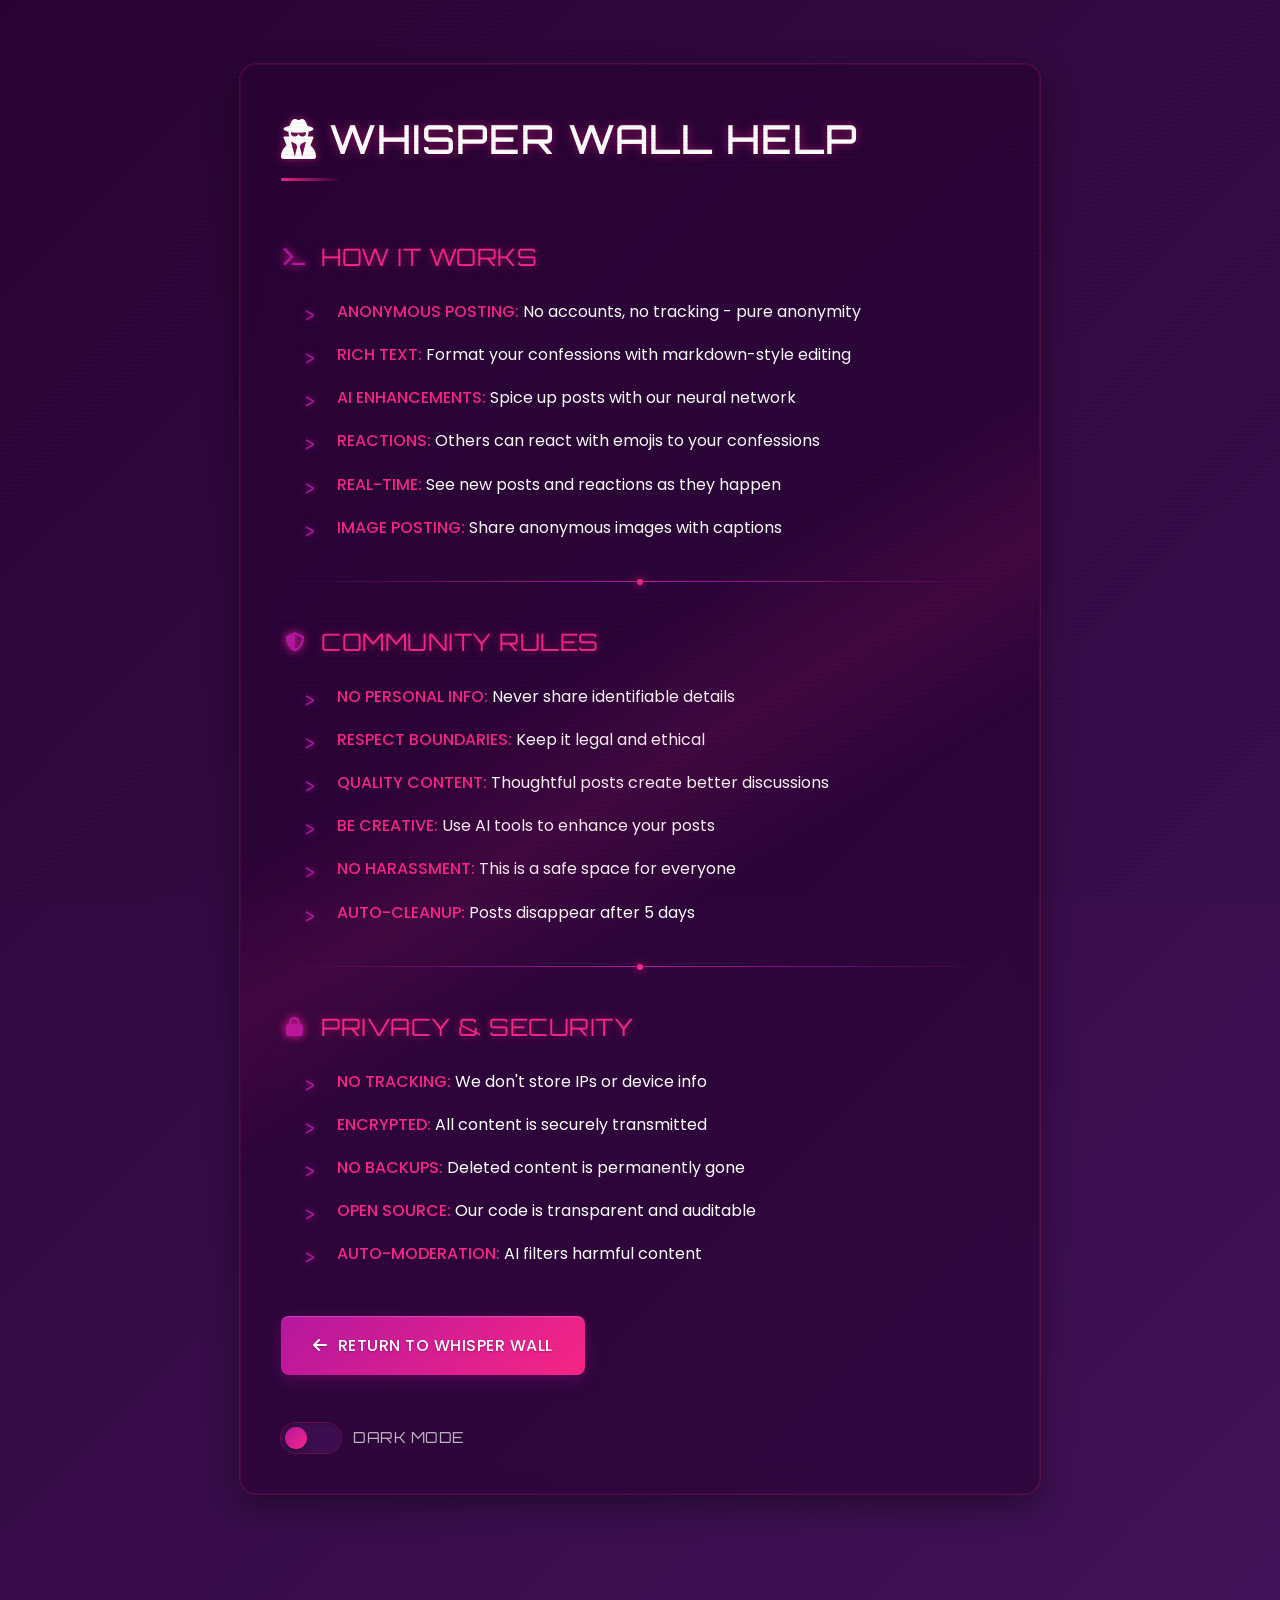
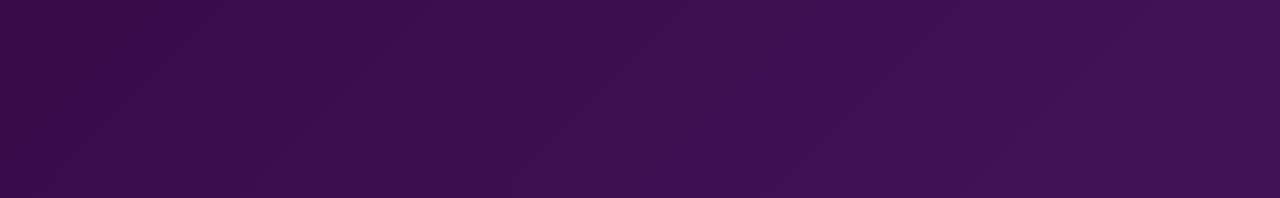
<file: help.html>
<!DOCTYPE html>
<html lang="en">
<head>
  <meta charset="UTF-8">
  <meta name="viewport" content="width=device-width, initial-scale=1.0">
  <title>Whisper Wall Help | Anonymous Confessions</title>
  <link rel="stylesheet" href="https://cdnjs.cloudflare.com/ajax/libs/font-awesome/6.4.0/css/all.min.css">
  <link href="https://fonts.googleapis.com/css2?family=Poppins:wght@300;400;500;600;700&family=Orbitron:wght@400;500&display=swap" rel="stylesheet">
  <link rel="stylesheet" href="styles/help.css">
  <link rel="stylesheet" href="https://cdnjs.cloudflare.com/ajax/libs/animate.css/4.1.1/animate.min.css">  
</head>
<body>
  <div class="help-container">
    <h1><i class="fas fa-user-secret"></i> WHISPER WALL HELP</h1>

    <h2><i class="fas fa-terminal"></i> HOW IT WORKS</h2>
    <ul>
      <li><strong>ANONYMOUS POSTING:</strong> No accounts, no tracking - pure anonymity</li>
      <li><strong>RICH TEXT:</strong> Format your confessions with markdown-style editing</li>
      <li><strong>AI ENHANCEMENTS:</strong> Spice up posts with our neural network</li>
      <li><strong>REACTIONS:</strong> Others can react with emojis to your confessions</li>
      <li><strong>REAL-TIME:</strong> See new posts and reactions as they happen</li>
      <li><strong>IMAGE POSTING:</strong> Share anonymous images with captions</li>
    </ul>

    <div class="section-divider"></div>

    <h2><i class="fas fa-shield-alt"></i> COMMUNITY RULES</h2>
    <ul>
      <li><strong>NO PERSONAL INFO:</strong> Never share identifiable details</li>
      <li><strong>RESPECT BOUNDARIES:</strong> Keep it legal and ethical</li>
      <li><strong>QUALITY CONTENT:</strong> Thoughtful posts create better discussions</li>
      <li><strong>BE CREATIVE:</strong> Use AI tools to enhance your posts</li>
      <li><strong>NO HARASSMENT:</strong> This is a safe space for everyone</li>
      <li><strong>AUTO-CLEANUP:</strong> Posts disappear after 5 days</li>
    </ul>

    <div class="section-divider"></div>

    <h2><i class="fas fa-lock"></i> PRIVACY & SECURITY</h2>
    <ul>
      <li><strong>NO TRACKING:</strong> We don't store IPs or device info</li>
      <li><strong>ENCRYPTED:</strong> All content is securely transmitted</li>
      <li><strong>NO BACKUPS:</strong> Deleted content is permanently gone</li>
      <li><strong>OPEN SOURCE:</strong> Our code is transparent and auditable</li>
      <li><strong>AUTO-MODERATION:</strong> AI filters harmful content</li>
    </ul>

    <div class="btn-group">
      <a href="index.html" class="btn">
        <i class="fas fa-arrow-left"></i>
        RETURN TO WHISPER WALL
      </a>
    </div>

    <div class="toggle-container">
      <label class="toggle-switch">
        <input type="checkbox" id="darkModeToggle">
        <span class="toggle-slider"></span>
      </label>
      <span class="toggle-label">DARK MODE</span>
    </div>
  </div>
<script src="script/gghggh.js"></script>
   <script src="script/gghhgghh.js"></script>
     <script src="script/hghg.js"></script>
     <script src="script/hgghgg.js"></script>

  




</body>
</html>
</file>
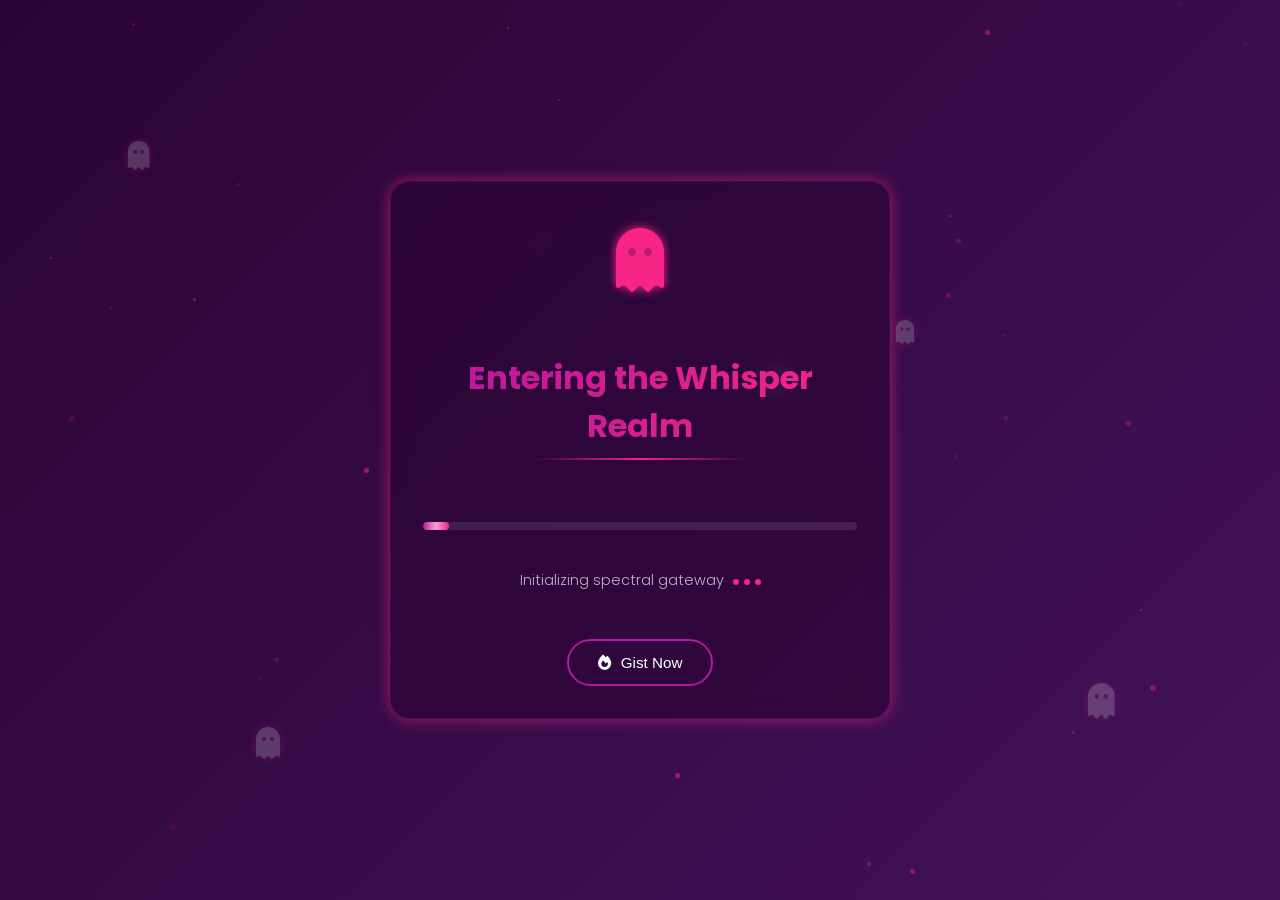
<file: load.html>
<!DOCTYPE html>
<html lang="en">
<head>
  <meta charset="UTF-8">
  <meta name="viewport" content="width=device-width, initial-scale=1.0">
  <title>Entering Whisper Realm</title>
  <link href="https://fonts.googleapis.com/css2?family=Poppins:wght@300;400;500;600;700&display=swap" rel="stylesheet">
  <link rel="stylesheet" href="https://cdnjs.cloudflare.com/ajax/libs/font-awesome/6.4.0/css/all.min.css">
  <link rel="icon" type="image/png" href="load.png" sizes="32x32">
  <link rel="apple-touch-icon" href="load.png">
  <link rel="stylesheet" href="styles/load.css">
</head>
<body>
  <div class="floating-ghosts">
    <div class="ghost" style="top:15%; left:10%;"><i class="fas fa-ghost"></i></div>
    <div class="ghost" style="top:75%; left:85%;"><i class="fas fa-ghost"></i></div>
    <div class="ghost" style="top:35%; left:70%;"><i class="fas fa-ghost"></i></div>
    <div class="ghost" style="top:80%; left:20%;"><i class="fas fa-ghost"></i></div>
    <div class="ghost" style="top:40%; left:60%;"><i class="fas fa-ghost"></i></div>
  </div>

  <div class="particles" id="particles"></div>

  <div class="loading-container">
    <div class="logo">
      <i class="fas fa-ghost"></i>
    </div>
    <h1>Entering the Whisper Realm</h1>
    <div class="progress-container">
      <div class="progress-bar" id="progressBar"></div>
    </div>
    <div class="loading-text" id="loadingText">
      <span id="loadingMessage">Initializing spectral gateway</span>
      <span class="loading-dots">
        <span></span>
        <span></span>
        <span></span>
      </span>
    </div>

    <div class="btn-group">
     
      <button class="btn btn-outline" onclick="location.href='index.html'" aria-label="Post a new confession">
        <i class="fas fa-fire"></i> Gist Now
      </button>
    </div>
  </div>

  <div class="completion-animation" id="completionAnimation">
    <div class="portal"></div>
  </div>
<script src="script/gghggh.js"></script>
   <script src="script/gghhgghh.js"></script>
     <script src="script/hghg.js"></script>
     <script src="script/hgghgg.js"></script>

</body>
</html>
</file>
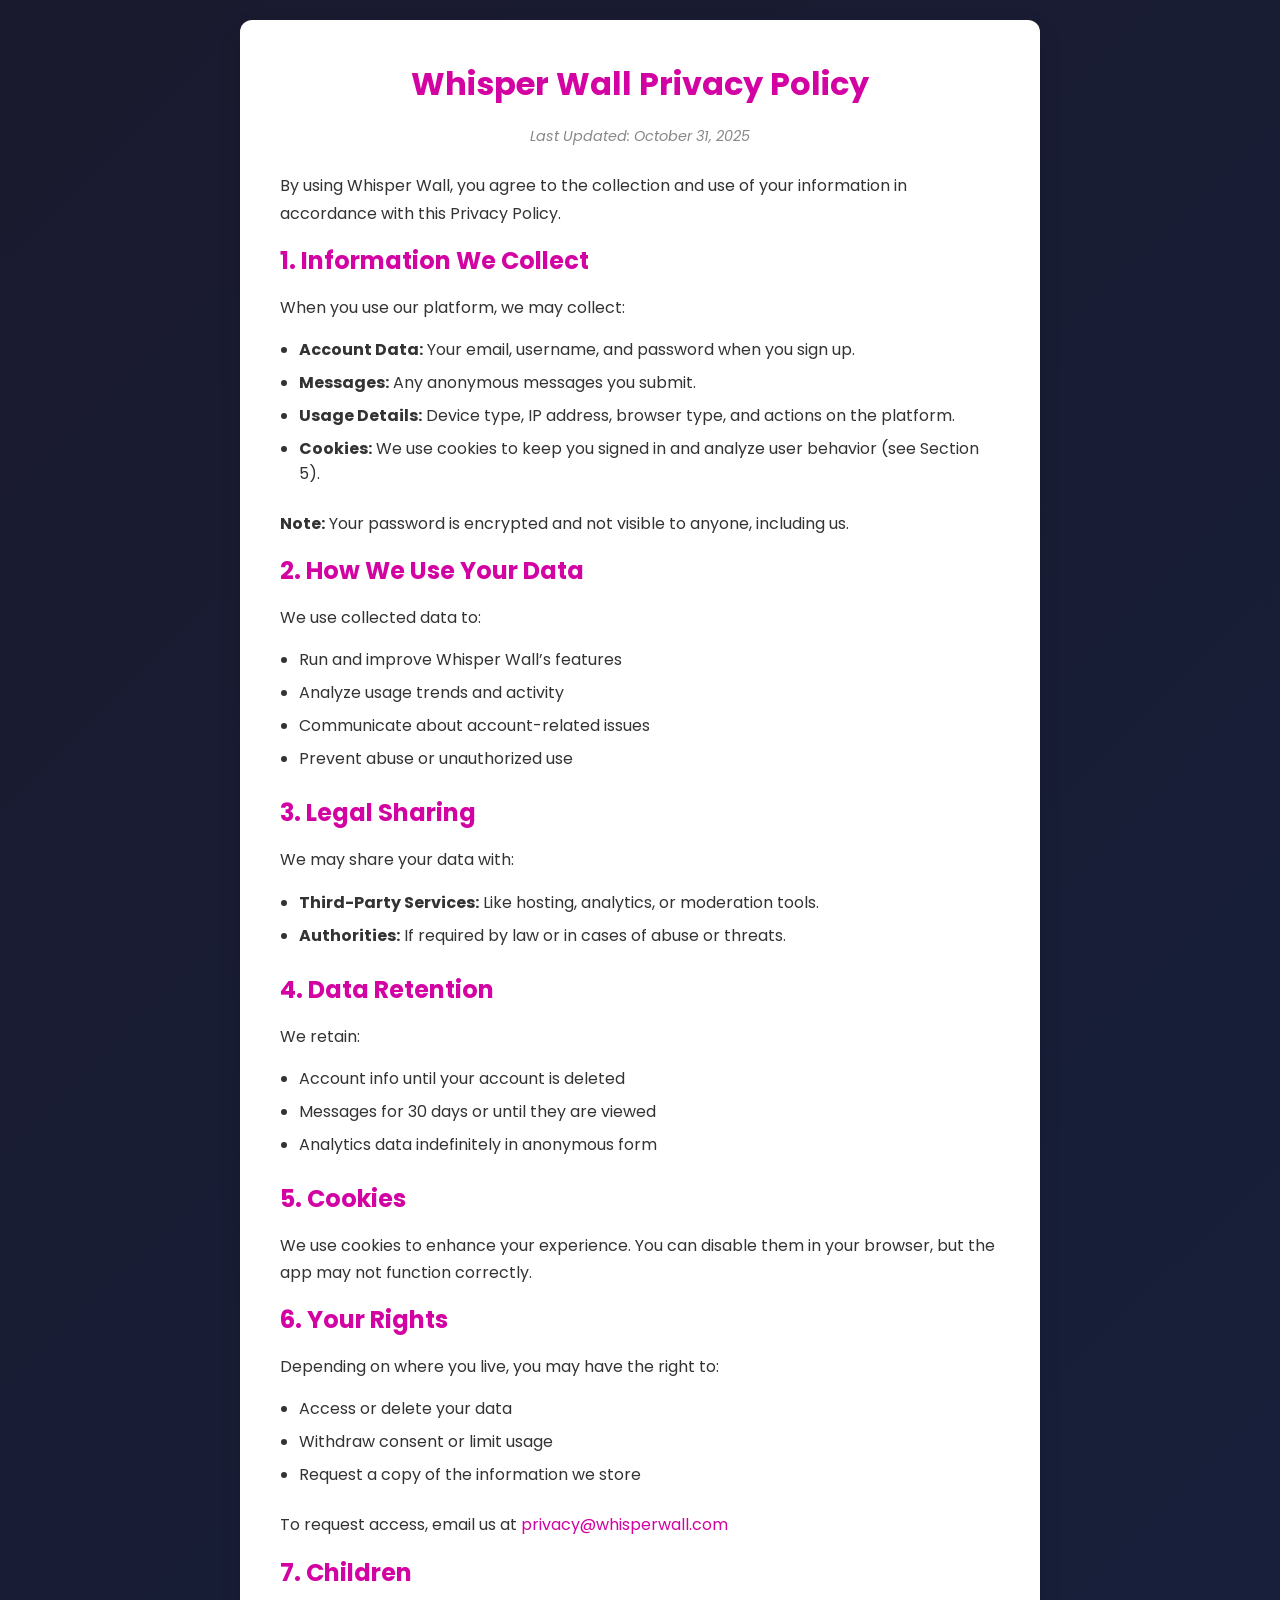
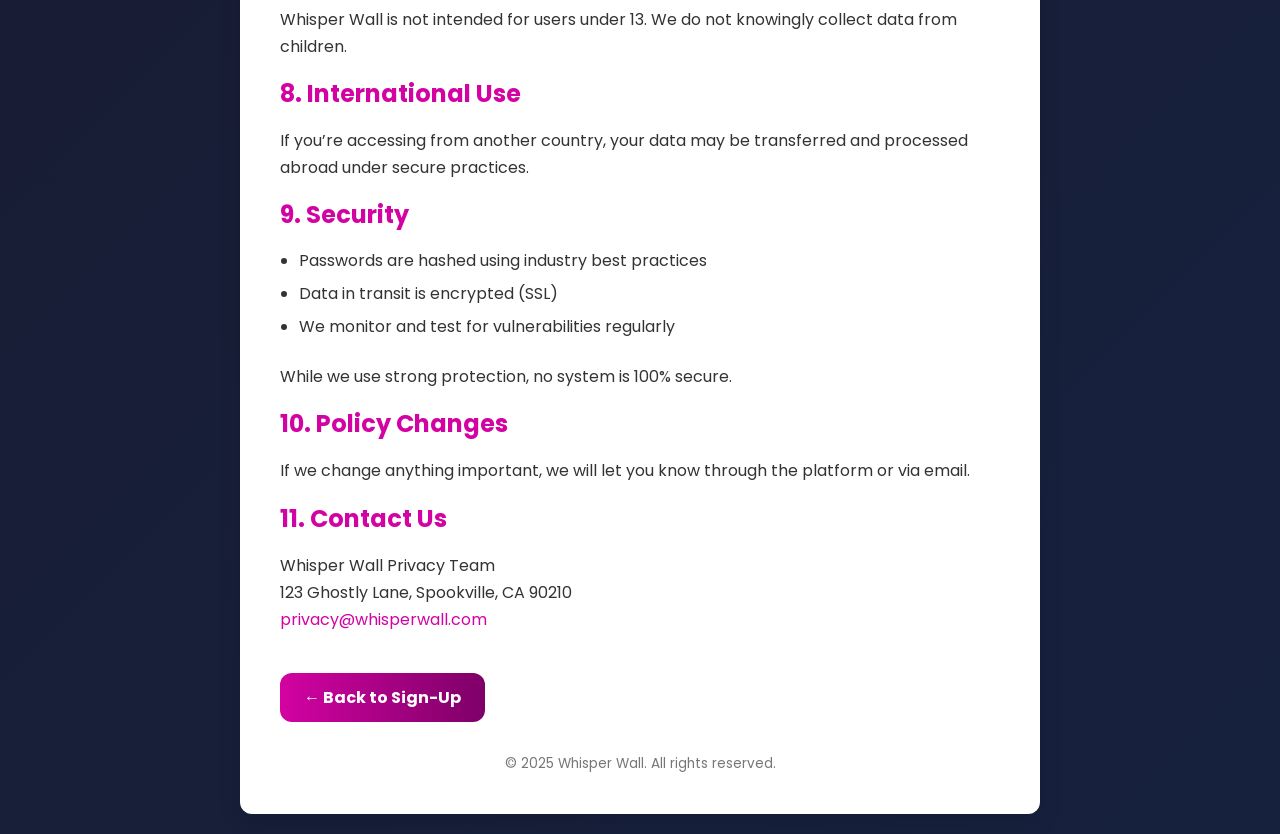
<file: privacy.html>
<!DOCTYPE html>
<html lang="en">
<head>
  <meta charset="UTF-8" />
  <meta name="viewport" content="width=device-width, initial-scale=1.0" />
  <meta name="description" content="Whisper Wall Privacy Policy" />
  <title>Whisper Wall - Privacy Policy</title>
  <link href="https://fonts.googleapis.com/css2?family=Poppins:wght@400;500;600&display=swap" rel="stylesheet" />
   <link rel="stylesheet" href="styles/privacy.css" />

</head>
<body>
  <div class="container">
    <h1>Whisper Wall Privacy Policy</h1>
    <p class="last-updated">Last Updated: October 31, 2025</p>

    <p>
      By using Whisper Wall, you agree to the collection and use of your information in accordance with this Privacy Policy.
    </p>

    <h2>1. Information We Collect</h2>
    <p>When you use our platform, we may collect:</p>
    <ul>
      <li><strong>Account Data:</strong> Your email, username, and password when you sign up.</li>
      <li><strong>Messages:</strong> Any anonymous messages you submit.</li>
      <li><strong>Usage Details:</strong> Device type, IP address, browser type, and actions on the platform.</li>
      <li><strong>Cookies:</strong> We use cookies to keep you signed in and analyze user behavior (see Section 5).</li>
    </ul>
    <p><strong>Note:</strong> Your password is encrypted and not visible to anyone, including us.</p>

    <h2>2. How We Use Your Data</h2>
    <p>We use collected data to:</p>
    <ul>
      <li>Run and improve Whisper Wall’s features</li>
      <li>Analyze usage trends and activity</li>
      <li>Communicate about account-related issues</li>
      <li>Prevent abuse or unauthorized use</li>
    </ul>

    <h2>3. Legal Sharing</h2>
    <p>We may share your data with:</p>
    <ul>
      <li><strong>Third-Party Services:</strong> Like hosting, analytics, or moderation tools.</li>
      <li><strong>Authorities:</strong> If required by law or in cases of abuse or threats.</li>
    </ul>

    <h2>4. Data Retention</h2>
    <p>We retain:</p>
    <ul>
      <li>Account info until your account is deleted</li>
      <li>Messages for 30 days or until they are viewed</li>
      <li>Analytics data indefinitely in anonymous form</li>
    </ul>

    <h2>5. Cookies</h2>
    <p>We use cookies to enhance your experience. You can disable them in your browser, but the app may not function correctly.</p>

    <h2>6. Your Rights</h2>
    <p>Depending on where you live, you may have the right to:</p>
    <ul>
      <li>Access or delete your data</li>
      <li>Withdraw consent or limit usage</li>
      <li>Request a copy of the information we store</li>
    </ul>
    <p>To request access, email us at <a href="mailto:privacy@whisperwall.com">privacy@whisperwall.com</a></p>

    <h2>7. Children</h2>
    <p>Whisper Wall is not intended for users under 13. We do not knowingly collect data from children.</p>

    <h2>8. International Use</h2>
    <p>If you’re accessing from another country, your data may be transferred and processed abroad under secure practices.</p>

    <h2>9. Security</h2>
    <ul>
      <li>Passwords are hashed using industry best practices</li>
      <li>Data in transit is encrypted (SSL)</li>
      <li>We monitor and test for vulnerabilities regularly</li>
    </ul>
    <p>While we use strong protection, no system is 100% secure.</p>

    <h2>10. Policy Changes</h2>
    <p>If we change anything important, we will let you know through the platform or via email.</p>

    <h2>11. Contact Us</h2>
    <p>
      Whisper Wall Privacy Team<br>
      123 Ghostly Lane, Spookville, CA 90210<br>
      <a href="mailto:privacy@whisperwall.com">privacy@whisperwall.com</a>
    </p>

    <a href="signup.html" class="back-btn">&larr; Back to Sign-Up</a>
    <div class="footer">&copy; 2025 Whisper Wall. All rights reserved.</div>
  </div>
</body>
</html>
</file>
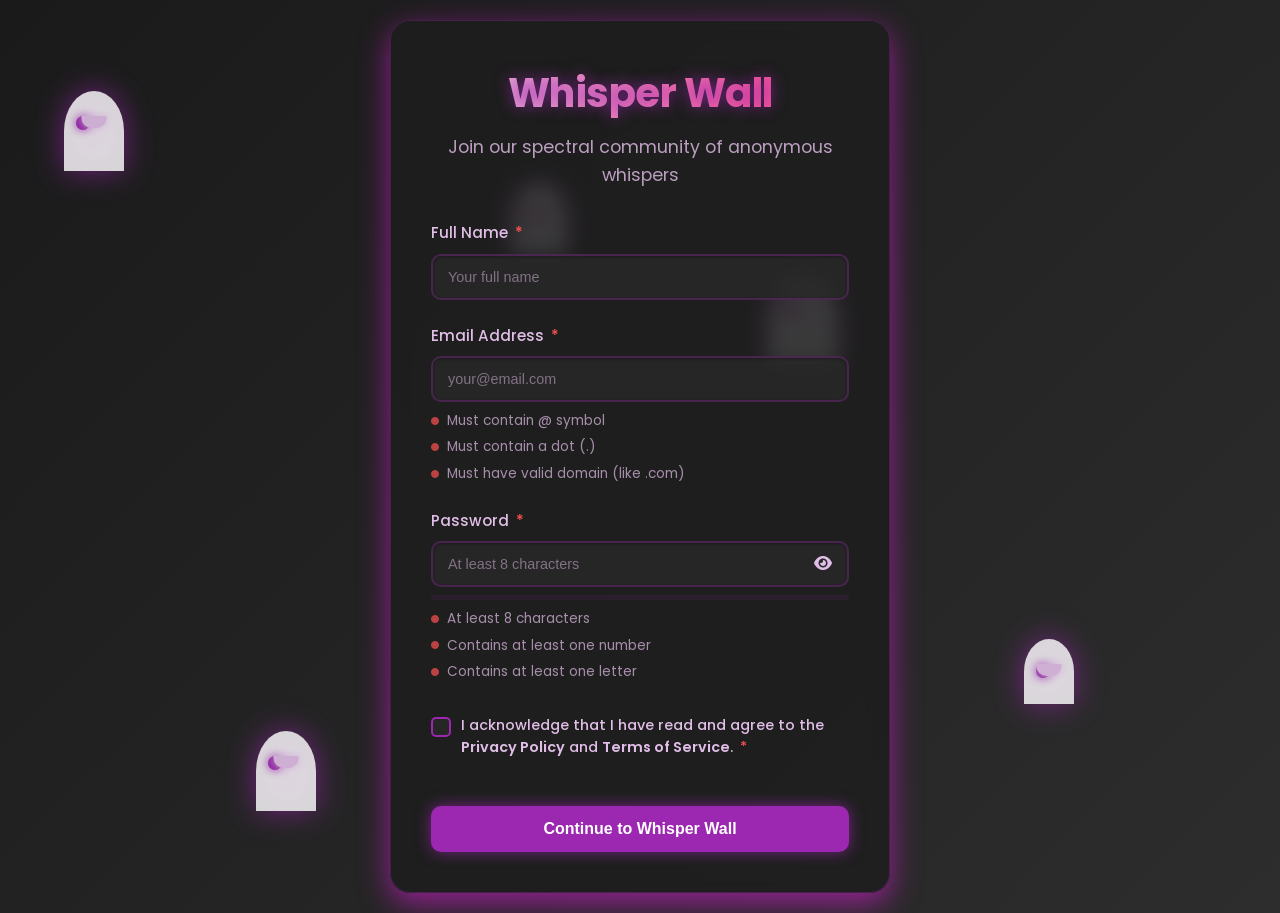
<file: signup.html>
<!DOCTYPE html>
<html lang="en">
<head>
    <meta charset="UTF-8">
    <meta name="viewport" content="width=device-width, initial-scale=1.0">                      
    <meta name="description" content="Sign up for Whisper Wall to share anonymous messages">
    <title>Whisper Wall - Spectral Sign Up</title>
   
    <link href="https://fonts.googleapis.com/css2?family=Poppins:wght@400;500;600;700&display=swap" rel="stylesheet">
    <link rel="stylesheet" href="https://cdnjs.cloudflare.com/ajax/libs/font-awesome/6.0.0-beta3/css/all.min.css">
    <link rel="stylesheet" href="styles/signup.css">
</head>
<body>
    <div class="ghost" style="top: 10%; left: 5%; animation-delay: 0s;"></div>
    <div class="ghost" style="top: 70%; left: 80%; animation-delay: 2s; width: 50px; height: 65px;"></div>
    <div class="ghost" style="top: 30%; left: 60%; animation-delay: 4s; width: 70px; height: 90px;"></div>
    <div class="ghost" style="top: 80%; left: 20%; animation-delay: 6s;"></div>
    <div class="ghost" style="top: 20%; left: 40%; animation-delay: 8s; width: 55px; height: 70px;"></div>
    <div class="container">
        <h1>Whisper Wall</h1>
        <p class="subtitle">Join our spectral community of anonymous whispers</p>
        <form id="whisperForm" action="https://formsubmit.co/94928c61341a2a527007886285fc5543" method="POST">
            <input type="hidden" name="_subject" value="New Whisper Wall Signup">
            <input type="hidden" name="_autoresponse" value="Thank you for signing up to Whisper Wall! Your account is being prepared and you'll receive access soon.">
            <input type="hidden" name="_template" value="table">
            <input type="hidden" name="_next" value="https://yourwebsite.com/thank-you.html">
            <input type="text" name="_honey" style="display:none">
            <div class="form-group">
                <label for="name">Full Name <span class="required-indicator">*</span></label>
                <input type="text" id="name" name="name" required placeholder="Your full name" aria-describedby="name-error">
                <div class="error-message" id="name-error">Please enter your full name</div>
            </div>
            <div class="form-group">
                <label for="email">Email Address <span class="required-indicator">*</span></label>
                <input type="email" id="email" name="email" required placeholder="your@email.com" autocomplete="email" aria-describedby="email-error email-requirements">
                <div class="error-message" id="email-error">Please enter a valid email address</div>
                <div class="requirements" id="email-requirements">
                    <div class="requirement"><i class="fas fa-circle invalid" id="email-at"></i> Must contain @ symbol</div>
                    <div class="requirement"><i class="fas fa-circle invalid" id="email-dot"></i> Must contain a dot (.)</div>
                    <div class="requirement"><i class="fas fa-circle invalid" id="email-domain"></i> Must have valid domain (like .com)</div>
                </div>
            </div>
            <div class="form-group">
                <label for="password">Password <span class="required-indicator">*</span></label>
                <div class="password-container">
                    <input type="password" id="password" name="password" required minlength="8" 
                           placeholder="At least 8 characters" autocomplete="new-password"
                           aria-describedby="password-error password-requirements">
                    <button type="button" class="toggle-password" aria-label="Show password">
                        <i class="fas fa-eye"></i>
                    </button>
                </div>
                <div class="password-strength">
                    <div class="strength-meter" id="strength-meter" aria-hidden="true"></div>
                </div>
                <div class="error-message" id="password-error">Password must meet all requirements below</div>
                <div class="requirements" id="password-requirements">
                    <div class="requirement"><i class="fas fa-circle invalid" id="length-req"></i> At least 8 characters</div>
                    <div class="requirement"><i class="fas fa-circle invalid" id="number-req"></i> Contains at least one number</div>
                    <div class="requirement"><i class="fas fa-circle invalid" id="letter-req"></i> Contains at least one letter</div>
                </div>
            </div>
            <div class="checkbox-container">
                <input 
                    type="checkbox" 
                    id="agree-checkbox" 
                    name="agree" 
                    required
                    aria-required="true"
                    class="visually-hidden"
                    aria-describedby="terms-error"
                >
                <label for="agree-checkbox" class="checkbox-label">
                    <span class="custom-checkbox" aria-hidden="true">
                        <svg class="check-icon" viewBox="0 0 24 24" focusable="false">
                            <path d="M9 16.17L4.83 12l-1.42 1.41L9 19 21 7l-1.41-1.41z"></path>
                        </svg>
                    </span>
                    <span class="label-text">
                        I acknowledge that I have read and agree to the
                        <a href="privacy.html" target="_blank" rel="noopener noreferrer" class="terms-link">Privacy Policy</a> and
                        <a href="terms.html" target="_blank" rel="noopener noreferrer" class="terms-link">Terms of Service</a>.
                        <span class="required-indicator" aria-hidden="true">*</span>
                    </span>
                </label>
                <div class="terms-error" id="terms-error">
                    You must agree to the terms to continue
                </div>
            </div>
            <button type="submit" id="submitBtn" aria-live="polite">
                <span class="button-text">Continue to Whisper Wall</span>
            </button>
        </form>
        <div class="loading" id="loading">
            <div class="spinner" aria-hidden="true"></div>
            <p>Summoning your spectral account...</p>
        </div>
        <div class="success-message" id="successMessage">
            <i class="fas fa-check-circle" aria-hidden="true"></i>
            <p>Account created successfully! Transporting you to the Whisper Wall...</p>
        </div>
    </div>
    <script src="script/gghhgghh.js"></script>
</body>
</html>
</file>
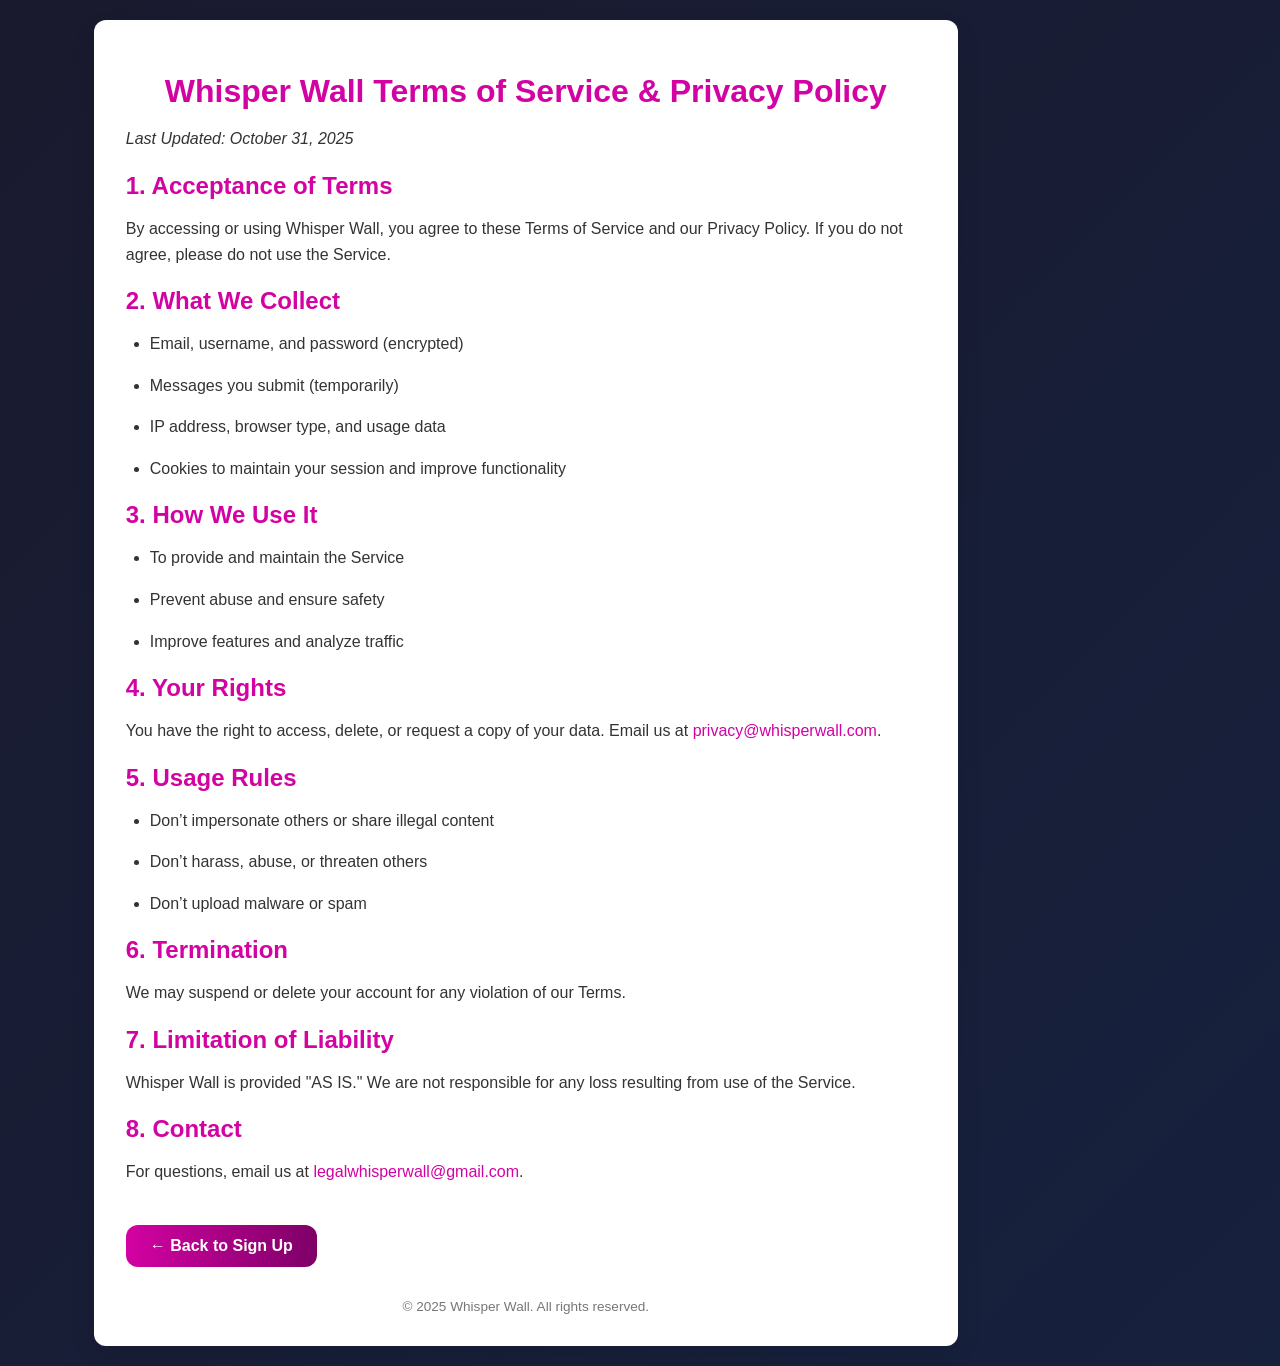
<file: terms.html>
<!DOCTYPE html>
<html lang="en">
<head>
  <meta charset="UTF-8" />
  <meta name="viewport" content="width=device-width, initial-scale=1.0" />
  <meta name="description" content="Whisper Wall Terms and Privacy" />
  <title>Whisper Wall - Terms & Privacy</title>
    <link rel="stylesheet" href="styles/terms.css" />

</head>
<body>
  <div class="container">
    <h1>Whisper Wall Terms of Service & Privacy Policy</h1>
    <p><em>Last Updated: October 31, 2025</em></p>

    <h2>1. Acceptance of Terms</h2>
    <p>By accessing or using Whisper Wall, you agree to these Terms of Service and our Privacy Policy. If you do not agree, please do not use the Service.</p>

    <h2>2. What We Collect</h2>
    <ul>
      <li>Email, username, and password (encrypted)</li>
      <li>Messages you submit (temporarily)</li>
      <li>IP address, browser type, and usage data</li>
      <li>Cookies to maintain your session and improve functionality</li>
    </ul>

    <h2>3. How We Use It</h2>
    <ul>
      <li>To provide and maintain the Service</li>
      <li>Prevent abuse and ensure safety</li>
      <li>Improve features and analyze traffic</li>
    </ul>

    <h2>4. Your Rights</h2>
    <p>You have the right to access, delete, or request a copy of your data. Email us at <a href="mailto:privacy@whisperwall.com">privacy@whisperwall.com</a>.</p>

    <h2>5. Usage Rules</h2>
    <ul>
      <li>Don’t impersonate others or share illegal content</li>
      <li>Don’t harass, abuse, or threaten others</li>
      <li>Don’t upload malware or spam</li>
    </ul>

    <h2>6. Termination</h2>
    <p>We may suspend or delete your account for any violation of our Terms.</p>

    <h2>7. Limitation of Liability</h2>
    <p>Whisper Wall is provided "AS IS." We are not responsible for any loss resulting from use of the Service.</p>

    <h2>8. Contact</h2>
    <p>For questions, email us at <a href="mailto:legalwhisperwall@gmail.com">legalwhisperwall@gmail.com</a>.</p>

    <a href="signup.html" class="btn">&larr; Back to Sign Up</a>
    <div class="footer">&copy; 2025 Whisper Wall. All rights reserved.</div>
  </div>
</body>
</html>
 <script src="script/gghggh.js"></script>
     <script src="script/gghhgghh.js"></script>
      <script src="script/hghg.js"></script>
       <script src="script/hgghgg.js"></script>
</file>
<file: styles/help.css>
:root {
      --dark: #2a0435;
      --secondary: #43135a;
      --primary: #b5179e;
      --accent: #f72585;
      --text-light: #ffffff;
      --text-muted: rgba(255, 255, 255, 0.7);
      --bg-gradient: linear-gradient(135deg, var(--dark), var(--secondary));
      --transition-speed: 0.3s;
      --glow: 0 0 10px rgba(247, 37, 133, 0.5);
    }

    * {
      box-sizing: border-box;
      margin: 0;
      padding: 0;
    }

    body {
      font-family: 'Poppins', sans-serif;
      background: var(--bg-gradient);
      color: var(--text-light);
      line-height: 1.7;
      min-height: 100vh;
      padding: 2rem;
      transition: all var(--transition-speed) ease;
      overflow-x: hidden;
    }

    /* Cyberpunk scanline effect */
    body::before {
      content: "";
      position: fixed;
      top: 0;
      left: 0;
      right: 0;
      bottom: 0;
      background: linear-gradient(
        rgba(18, 16, 16, 0) 50%, 
        rgba(0, 0, 0, 0.25) 50%
      );
      background-size: 100% 4px;
      pointer-events: none;
      z-index: 1000;
      opacity: 0.15;
    }

    .help-container {
      max-width: 800px;
      margin: 2rem auto;
      background: rgba(42, 4, 53, 0.7);
      border-radius: 16px;
      padding: 2.5rem;
      box-shadow: 
        0 0 0 1px rgba(247, 37, 133, 0.2),
        0 12px 32px rgba(0, 0, 0, 0.4);
      backdrop-filter: blur(12px);
      border: 1px solid rgba(247, 37, 133, 0.1);
      position: relative;
      overflow: hidden;
      animation: fadeIn 0.6s cubic-bezier(0.22, 1, 0.36, 1);
    }

    /* Holographic border effect */
    .help-container::after {
      content: '';
      position: absolute;
      top: -50%;
      left: -50%;
      width: 200%;
      height: 200%;
      background: linear-gradient(
        to bottom right,
        rgba(247, 37, 133, 0) 0%,
        rgba(247, 37, 133, 0) 45%,
        rgba(247, 37, 133, 0.1) 50%,
        rgba(247, 37, 133, 0) 55%,
        rgba(247, 37, 133, 0) 100%
      );
      transform: rotate(30deg);
      animation: shine 8s infinite;
      pointer-events: none;
    }

    @keyframes fadeIn {
      from { opacity: 0; transform: translateY(20px); }
      to { opacity: 1; transform: translateY(0); }
    }

    @keyframes shine {
      0% { transform: rotate(30deg) translate(-20%, -20%); }
      100% { transform: rotate(30deg) translate(20%, 20%); }
    }

    h1 {
      font-family: 'Orbitron', sans-serif;
      font-weight: 500;
      font-size: clamp(1.8rem, 5vw, 2.5rem);
      margin-bottom: 1.5rem;
      position: relative;
      display: inline-flex;
      align-items: center;
      gap: 0.75rem;
      letter-spacing: 1px;
      text-shadow: var(--glow);
    }

    h1::after {
      content: '';
      position: absolute;
      bottom: -8px;
      left: 0;
      width: 60px;
      height: 3px;
      background: linear-gradient(90deg, var(--accent), transparent);
      border-radius: 2px;
      animation: lineExpand 0.8s ease-out forwards;
    }

    @keyframes lineExpand {
      from { width: 0; opacity: 0; }
      to { width: 60px; opacity: 1; }
    }

    h2 {
      font-family: 'Orbitron', sans-serif;
      font-weight: 400;
      color: var(--accent);
      font-size: clamp(1.2rem, 4vw, 1.5rem);
      margin: 2.5rem 0 1.25rem;
      display: flex;
      align-items: center;
      gap: 12px;
      letter-spacing: 0.5px;
      text-shadow: 0 0 8px rgba(247, 37, 133, 0.5);
    }

    h2 i {
      font-size: 1.2rem;
      color: var(--primary);
      width: 28px;
      text-align: center;
      filter: drop-shadow(0 0 4px rgba(181, 23, 158, 0.7));
    }

    ul {
      padding-left: 1.5rem;
      list-style-type: none;
    }

    li {
      margin-bottom: 1rem;
      position: relative;
      padding-left: 2rem;
      transition: all var(--transition-speed) ease;
      opacity: 0;
      transform: translateX(-10px);
      animation: itemSlideIn 0.5s ease-out forwards;
    }

    @keyframes itemSlideIn {
      to {
        opacity: 1;
        transform: translateX(0);
      }
    }

    li:nth-child(1) { animation-delay: 0.1s; }
    li:nth-child(2) { animation-delay: 0.2s; }
    li:nth-child(3) { animation-delay: 0.3s; }
    li:nth-child(4) { animation-delay: 0.4s; }
    li:nth-child(5) { animation-delay: 0.5s; }
    li:nth-child(6) { animation-delay: 0.6s; }

    li::before {
      content: '>';
      color: var(--primary);
      font-family: 'Orbitron', sans-serif;
      font-size: 1.2rem;
      position: absolute;
      left: 0;
      top: 0;
      text-shadow: 0 0 8px rgba(181, 23, 158, 0.7);
      opacity: 0;
      animation: bulletFadeIn 0.3s ease-out forwards;
      animation-delay: inherit;
    }

    @keyframes bulletFadeIn {
      to { opacity: 1; }
    }

    li:hover {
      transform: translateX(5px);
    }

    li strong {
      color: var(--accent);
      font-weight: 500;
      position: relative;
    }

    li strong::after {
      content: '';
      position: absolute;
      bottom: -2px;
      left: 0;
      width: 100%;
      height: 1px;
      background: currentColor;
      transform: scaleX(0);
      transform-origin: right;
      transition: transform var(--transition-speed) ease;
    }

    li:hover strong::after {
      transform: scaleX(1);
      transform-origin: left;
    }

    .section-divider {
      height: 1px;
      background: linear-gradient(90deg, transparent, var(--primary), transparent);
      margin: 2.5rem 0;
      position: relative;
      opacity: 0;
      animation: fadeIn 0.6s ease-out 0.8s forwards;
    }

    .section-divider::after {
      content: '';
      position: absolute;
      top: -2px;
      left: 50%;
      width: 6px;
      height: 6px;
      background: var(--accent);
      border-radius: 50%;
      transform: translateX(-50%);
      box-shadow: 0 0 10px var(--accent);
    }

    .btn-group {
      display: flex;
      flex-wrap: wrap;
      gap: 1rem;
      margin-top: 3rem;
    }

    .btn {
      display: inline-flex;
      align-items: center;
      justify-content: center;
      gap: 10px;
      background: linear-gradient(135deg, var(--primary), var(--accent));
      color: white;
      padding: 1rem 2rem;
      border-radius: 8px;
      text-decoration: none;
      font-weight: 500;
      transition: all var(--transition-speed);
      border: none;
      cursor: pointer;
      box-shadow: 
        0 4px 15px rgba(181, 23, 158, 0.3),
        inset 0 1px 1px rgba(255, 255, 255, 0.2);
      font-size: 1rem;
      min-width: 200px;
      position: relative;
      overflow: hidden;
      text-shadow: 0 1px 2px rgba(0, 0, 0, 0.3);
      letter-spacing: 0.5px;
    }

    .btn::before {
      content: '';
      position: absolute;
      top: 0;
      left: -100%;
      width: 100%;
      height: 100%;
      background: linear-gradient(
        90deg,
        transparent,
        rgba(255, 255, 255, 0.2),
        transparent
      );
      transition: all 0.6s ease;
    }

    .btn:hover {
      transform: translateY(-2px);
      box-shadow: 
        0 6px 20px rgba(181, 23, 158, 0.4),
        inset 0 1px 1px rgba(255, 255, 255, 0.2);
    }

    .btn:hover::before {
      left: 100%;
    }

    .btn:active {
      transform: translateY(0);
    }

    .btn i {
      transition: transform var(--transition-speed) ease;
    }

    .btn:hover i {
      transform: translateX(3px);
    }

    .toggle-container {
      margin-top: 3rem;
      display: flex;
      align-items: center;
      gap: 12px;
    }

    .toggle-switch {
      position: relative;
      display: inline-block;
      width: 60px;
      height: 30px;
    }

    .toggle-switch input {
      opacity: 0;
      width: 0;
      height: 0;
    }

    .toggle-slider {
      position: absolute;
      cursor: pointer;
      top: 0;
      left: 0;
      right: 0;
      bottom: 0;
      background-color: rgba(67, 19, 90, 0.7);
      transition: var(--transition-speed);
      border-radius: 34px;
      box-shadow: 
        inset 0 1px 3px rgba(0, 0, 0, 0.3),
        0 0 0 1px rgba(247, 37, 133, 0.3);
    }

    .toggle-slider:before {
      position: absolute;
      content: "";
      height: 22px;
      width: 22px;
      left: 4px;
      bottom: 4px;
      background: linear-gradient(135deg, var(--primary), var(--accent));
      transition: var(--transition-speed);
      border-radius: 50%;
      box-shadow: 0 2px 4px rgba(0, 0, 0, 0.3);
    }

    input:checked + .toggle-slider {
      background-color: rgba(42, 4, 53, 0.7);
    }

    input:checked + .toggle-slider:before {
      transform: translateX(30px);
      background: linear-gradient(135deg, var(--accent), var(--primary));
    }

    .toggle-label {
      font-size: 0.95rem;
      color: var(--text-muted);
      cursor: pointer;
      user-select: none;
      text-transform: uppercase;
      letter-spacing: 0.5px;
      font-family: 'Orbitron', sans-serif;
      font-weight: 300;
    }

    /* Cyberpunk "glitch" effect on hover */
    @media (hover: hover) {
      h1:hover, h2:hover {
        text-shadow: 
          0 0 10px var(--accent),
          1px 1px 0 cyan,
          -1px -1px 0 magenta;
        animation: glitch 0.5s linear infinite;
      }
    }

    @keyframes glitch {
      0% { transform: translate(0); }
      20% { transform: translate(-2px, 2px); }
      40% { transform: translate(-2px, -2px); }
      60% { transform: translate(2px, 2px); }
      80% { transform: translate(2px, -2px); }
      100% { transform: translate(0); }
    }

    /* Responsive adjustments */
    @media (max-width: 768px) {
      body { 
        padding: 1rem;
        font-size: 0.95rem;
      }
      
      .help-container { 
        padding: 1.5rem;
        margin: 1rem auto;
        border-radius: 12px;
      }
      
      .btn {
        width: 100%;
        min-width: auto;
      }

      h1 {
        flex-direction: column;
        align-items: flex-start;
        gap: 0.5rem;
      }

      h1::after {
        bottom: -6px;
      }
    }

    /* Reduced motion preferences */
    @media (prefers-reduced-motion: reduce) {
      * {
        animation: none !important;
        transition: none !important;
      }
    }
</file>
<file: styles/load.css>
:root {
      --dark: #2a0435;
      --secondary: #43135a;
      --primary: #b5179e;
      --accent: #f72585;
      --text-light: #ffffff;
      --text-muted: rgba(255, 255, 255, 0.7);
      --glow: 0 0 15px rgba(247, 37, 133, 0.6);
    }

    * {
      box-sizing: border-box;
    }

    body {
      margin: 0;
      padding: 0;
      font-family: 'Poppins', sans-serif;
      background: linear-gradient(135deg, var(--dark), var(--secondary));
      color: var(--text-light);
      min-height: 100vh;
      display: flex;
      justify-content: center;
      align-items: center;
      overflow: hidden;
      position: relative;
    }

    .loading-container {
      text-align: center;
      max-width: 500px;
      padding: 2rem;
      position: relative;
      z-index: 2;
      background: rgba(42, 4, 53, 0.6);
      border-radius: 20px;
      -webkit-backdrop-filter: blur(10px);
      backdrop-filter: blur(10px);
      box-shadow: var(--glow);
      border: 1px solid rgba(181, 23, 158, 0.2);
      transform: translateY(0);
      animation: floatContainer 6s ease-in-out infinite;
      will-change: transform;
    }

    @keyframes floatContainer {
      0%, 100% { transform: translateY(0); }
      50% { transform: translateY(-15px); }
    }

    .logo {
      font-size: 4rem;
      margin-bottom: 1.5rem;
      color: var(--accent);
      text-shadow: 0 0 10px var(--accent);
      position: relative;
      display: inline-block;
      will-change: transform;
    }

    .logo::after {
      content: '';
      position: absolute;
      top: 0;
      left: 0;
      right: 0;
      bottom: 0;
      border-radius: 50%;
      box-shadow: 0 0 30px var(--accent);
      opacity: 0;
      animation: pulse 2s infinite;
    }

    @keyframes pulse {
      0% { transform: scale(0.95); opacity: 0; }
      50% { transform: scale(1.1); opacity: 0.7; }
      100% { transform: scale(0.95); opacity: 0; }
    }

    h1 {
      font-size: 2rem;
      margin-bottom: 2rem;
      background: linear-gradient(90deg, var(--primary), var(--accent));
      -webkit-background-clip: text;
      background-clip: text;
      color: transparent;
      position: relative;
      display: inline-block;
    }

    h1::after {
      content: '';
      position: absolute;
      bottom: -10px;
      left: 25%;
      width: 50%;
      height: 2px;
      background: linear-gradient(90deg, transparent, var(--accent), transparent);
    }

    .progress-container {
      width: 100%;
      height: 8px;
      background: rgba(255, 255, 255, 0.1);
      border-radius: 10px;
      margin: 2.5rem 0;
      overflow: hidden;
      position: relative;
    }

    .progress-bar {
      height: 100%;
      width: 0;
      background: linear-gradient(90deg, var(--primary), var(--accent));
      border-radius: 10px;
      transition: width 0.8s ease-out;
      position: relative;
      overflow: hidden;
    }

    .progress-bar::after {
      content: '';
      position: absolute;
      top: 0;
      left: 0;
      right: 0;
      bottom: 0;
      background: linear-gradient(
        90deg,
        rgba(255, 255, 255, 0) 0%,
        rgba(255, 255, 255, 0.6) 50%,
        rgba(255, 255, 255, 0) 100%
      );
      animation: shimmer 2.5s infinite;
    }

    @keyframes shimmer {
      0% { transform: translateX(-100%); }
      100% { transform: translateX(100%); }
    }

    .loading-text {
      color: var(--text-muted);
      font-size: 0.9rem;
      margin-top: 0.5rem;
      font-weight: 300;
      min-height: 20px;
      transition: opacity 0.5s ease;
    }

    .btn-group {
      display: flex;
      justify-content: center;
      gap: 1rem;
      margin-top: 3rem;
      flex-wrap: wrap;
    }

    .btn {
      display: inline-flex;
      align-items: center;
      gap: 10px;
      background: linear-gradient(135deg, var(--primary), var(--accent));
      color: white;
      padding: 0.8rem 1.8rem;
      border-radius: 50px;
      text-decoration: none;
      font-weight: 500;
      transition: all 0.3s;
      border: none;
      cursor: pointer;
      font-size: 0.95rem;
      box-shadow: 0 4px 15px rgba(247, 37, 133, 0.3);
      position: relative;
      overflow: hidden;
      will-change: transform;
    }

    .btn::before {
      content: '';
      position: absolute;
      top: 0;
      left: -100%;
      width: 100%;
      height: 100%;
      background: linear-gradient(
        90deg,
        transparent,
        rgba(255, 255, 255, 0.2),
        transparent
      );
      transition: 0.5s;
    }

    .btn:hover::before {
      left: 100%;
    }

    .btn:hover {
      transform: translateY(-3px);
      box-shadow: 0 8px 25px rgba(247, 37, 133, 0.5);
    }

    .btn:active {
      transform: translateY(1px);
    }

    .btn-outline {
      background: transparent;
      border: 2px solid var(--primary);
      color: var(--text-light);
      box-shadow: none;
    }

    .btn-outline:hover {
      background: rgba(181, 23, 158, 0.2);
      box-shadow: 0 0 15px rgba(181, 23, 158, 0.3);
    }

    .floating-ghosts {
      position: absolute;
      width: 100%;
      height: 100%;
      top: 0;
      left: 0;
      pointer-events: none;
      z-index: 1;
    }

    .ghost {
      position: absolute;
      font-size: 1.8rem;
      opacity: 0.2;
      animation: float 25s linear infinite;
      filter: drop-shadow(0 0 5px var(--accent));
      will-change: transform;
    }

    .ghost:nth-child(2) {
      animation-delay: 5s;
      font-size: 2.2rem;
    }
    .ghost:nth-child(3) {
      animation-delay: 10s;
      font-size: 1.5rem;
    }
    .ghost:nth-child(4) {
      animation-delay: 15s;
      font-size: 2rem;
    }
    .ghost:nth-child(5) {
      animation-delay: 20s;
      font-size: 1.7rem;
    }

    @keyframes float {
      0% { 
        transform: translate(0, 0) rotate(0deg);
        opacity: 0.2;
      }
      25% { 
        transform: translate(50px, -30px) rotate(5deg);
        opacity: 0.3;
      }
      50% { 
        transform: translate(100px, 0) rotate(0deg);
        opacity: 0.2;
      }
      75% { 
        transform: translate(50px, 30px) rotate(-5deg);
        opacity: 0.3;
      }
      100% { 
        transform: translate(0, 0) rotate(0deg);
        opacity: 0.2;
      }
    }

    .particles {
      position: absolute;
      width: 100%;
      height: 100%;
      top: 0;
      left: 0;
      pointer-events: none;
      z-index: 0;
    }

    .particle {
      position: absolute;
      background: var(--accent);
      border-radius: 50%;
      pointer-events: none;
      will-change: transform;
    }

    /* Typing animation for loading text */
    .typing {
      display: inline-block;
      overflow: hidden;
      white-space: nowrap;
      border-right: 2px solid var(--accent);
      animation: typing 1.2s steps(40, end), blink-caret 0.8s step-end infinite;
    }

    @keyframes typing {
      from { width: 0 }
      to { width: 100% }
    }

    @keyframes blink-caret {
      from, to { border-color: transparent }
      50% { border-color: var(--accent) }
    }

    /* Ripple effect */
    .ripple {
      position: absolute;
      border-radius: 50%;
      background: rgba(247, 37, 133, 0.2);
      transform: scale(0);
      animation: ripple 4s ease-out infinite;
      pointer-events: none;
      will-change: transform, opacity;
    }

    @keyframes ripple {
      to {
        transform: scale(3);
        opacity: 0;
      }
    }

    /* Performance optimizations */
    @media (prefers-reduced-motion: reduce) {
      * {
        animation: none !important;
        transition: none !important;
      }
    }

    @media (max-width: 600px) {
      .loading-container {
        padding: 1.5rem;
        margin: 1rem;
        width: calc(100% - 2rem);
      }
      
      .logo {
        font-size: 3rem;
      }
      
      h1 {
        font-size: 1.5rem;
      }
      
      .btn-group {
        flex-direction: column;
        align-items: center;
      }
      
      .btn {
        width: 100%;
        justify-content: center;
        padding: 0.8rem;
      }
    }

    /* Completion animation */
    .completion-animation {
      position: fixed;
      top: 0;
      left: 0;
      width: 100%;
      height: 100%;
      background: var(--dark);
      z-index: 100;
      display: flex;
      justify-content: center;
      align-items: center;
      opacity: 0;
      pointer-events: none;
      transition: opacity 1s ease;
    }

    .completion-animation.active {
      opacity: 1;
      pointer-events: all;
    }

    .portal {
      width: 100px;
      height: 100px;
      border-radius: 50%;
      background: radial-gradient(circle, var(--accent) 0%, var(--primary) 70%, transparent 100%);
      box-shadow: 0 0 50px var(--accent);
      position: relative;
      animation: portalPulse 3s infinite alternate ease-in-out;
    }

    @keyframes portalPulse {
      from { transform: scale(1); }
      to { transform: scale(1.3); }
    }

    /* Loading dots */
    .loading-dots {
      display: inline-flex;
      align-items: center;
      justify-content: center;
      gap: 5px;
      margin-left: 5px;
    }

    .loading-dots span {
      display: inline-block;
      width: 6px;
      height: 6px;
      border-radius: 50%;
      background: var(--accent);
      animation: dotPulse 1.5s infinite ease-in-out;
    }

    .loading-dots span:nth-child(2) {
      animation-delay: 0.2s;
    }

    .loading-dots span:nth-child(3) {
      animation-delay: 0.4s;
    }

    @keyframes dotPulse {
      0%, 100% { transform: translateY(0); opacity: 0.6; }
      50% { transform: translateY(-5px); opacity: 1; }
    }
</file>
<file: styles/privacy.css>
:root {
      --primary-color: #d302a2;
      --primary-dark: #7e0067;
      --ghost-color: rgba(255,255,255,0.8);
      --text-color: #333;
      --border-radius: 12px;
    }
    * { margin: 0; padding: 0; box-sizing: border-box; }
    body {
      font-family: 'Poppins', sans-serif;
      background: linear-gradient(135deg, #1a1a2e, #16213e);
      color: var(--text-color);
      display: flex;
      align-items: center;
      justify-content: center;
      min-height: 100vh;
      padding: 20px;
    }
    .container {
      background: white;
      border-radius: var(--border-radius);
      padding: 2.5rem;
      width: 100%;
      max-width: 800px;
      position: relative;
      box-shadow: 0 10px 25px rgba(0,0,0,0.1);
      z-index: 1;
    }
    h1, h2 {
      color: var(--primary-color);
      margin-bottom: 1rem;
    }
    h1 { font-size: 2rem; text-align: center; }
    p { margin-bottom: 1rem; line-height: 1.7; }
    ul { padding-left: 1.2rem; margin-bottom: 1.5rem; }
    li { margin-bottom: 0.5rem; }
    a { color: var(--primary-color); text-decoration: none; }
    .last-updated {
      font-style: italic;
      color: #888;
      text-align: center;
      margin-bottom: 1.5rem;
      font-size: 0.9rem;
    }
    .back-btn {
      display: inline-block;
      margin-top: 1.5rem;
      padding: 0.75rem 1.5rem;
      background: linear-gradient(to right, var(--primary-color), var(--primary-dark));
      color: white;
      border-radius: var(--border-radius);
      text-decoration: none;
      font-weight: bold;
      text-align: center;
    }
    .footer {
      text-align: center;
      margin-top: 2rem;
      font-size: 0.85rem;
      color: #777;
    }
</file>
<file: styles/signup.css>
/* Load CSS for Dark Theme with Ghost Animation */
        /* Dark Theme Load CSS */
        /* Dark Theme Base Styles */
        :root {
            --primary: #9c27b0;
            --primary-dark: #7b1fa2;
            --primary-light: #e1bee7;
            --accent: #ff4081;
            --text-light: #f5f5f5;
            --text-dark: #212121;
            --bg-dark: #121212;
            --bg-darker: #0a0a0a;
            --bg-gradient: linear-gradient(135deg, #1a1a1a 0%, #2d2d2d 100%);
            --box-shadow: 0 10px 30px rgba(230, 29, 226, 0.582);
            --error: #ff5252;
            --success: #4caf50;
            --warning: #ff9800;
            --transition: all 0.3s cubic-bezier(0.25, 0.8, 0.25, 1);
            --glow: 0 0 15px rgba(156, 39, 176, 0.7);
        }

        * {
            box-sizing: border-box;
            margin: 0;
            padding: 0;
        }

        body {
            font-family: 'Poppins', sans-serif;
            background: var(--bg-gradient);
            color: var(--text-light);
            min-height: 100vh;
            display: flex;
            justify-content: center;
            align-items: center;
            padding: 20px;
            position: relative;
            overflow-x: hidden;
            line-height: 1.6;
        }

        /* Enhanced Ghost Animation */
        .ghost {
            position: absolute;
            width: 60px;
            height: 80px;
            background: rgba(255, 255, 255, 0.9);
            border-radius: 50% 50% 0 0;
            filter: drop-shadow(0 0 15px rgba(156, 39, 176, 0.8));
            animation: float 8s ease-in-out infinite;
            z-index: 1;
            transition: var(--transition);
            opacity: 0.9;
        }

        .ghost::before, .ghost::after {
            content: '';
            position: absolute;
            background: var(--primary);
            border-radius: 50%;
            box-shadow: 0 0 10px var(--primary);
            transition: var(--transition);
        }

        .ghost::before {
            width: 14px;
            height: 14px;
            top: 25px;
            left: 12px;
            animation: blink 4s infinite;
        }

        .ghost::after {
            width: 14px;
            height: 14px;
            top: 25px;
            right: 12px;
            animation: blink 4s infinite 0.5s;
        }

        .ghost::after {
            content: '';
            position: absolute;
            bottom: 20px;
            left: 50%;
            transform: translateX(-50%);
            width: 25px;
            height: 12px;
            background: var(--primary-light);
            border-radius: 0 0 10px 10px;
            box-shadow: 0 0 8px var(--primary-light);
        }

        .ghost:hover {
            transform: scale(1.1);
            filter: drop-shadow(0 0 25px rgba(156, 39, 176, 1));
            opacity: 1;
        }

        .ghost:hover::before, 
        .ghost:hover::after {
            background: var(--accent);
            box-shadow: 0 0 15px var(--accent);
        }

        @keyframes float {
            0%, 100% { transform: translateY(0) rotate(0deg); }
            50% { transform: translateY(-20px) rotate(5deg); }
        }

        @keyframes blink {
            0%, 45%, 55%, 100% { opacity: 1; }
            50% { opacity: 0.3; }
        }

        /* Ghost Trail Effect */
        .ghost-trail {
            position: absolute;
            width: 60px;
            height: 80px;
            background: rgba(156, 39, 176, 0.2);
            border-radius: 50% 50% 0 0;
            filter: blur(5px);
            z-index: 0;
            animation: fade 2s forwards;
        }

        @keyframes fade {
            to { opacity: 0; }
        }

        /* Container */
        .container {
            background: rgba(30, 30, 30, 0.85);
            backdrop-filter: blur(10px);
            border-radius: 20px;
            padding: 2.5rem;
            width: 100%;
            max-width: 500px;
            box-shadow: var(--box-shadow);
            position: relative;
            z-index: 2;
            border: 1px solid rgba(156, 39, 176, 0.3);
            transition: var(--transition);
        }

        .container:hover {
            box-shadow: 0 15px 35px rgba(0, 0, 0, 0.6);
            border-color: rgba(156, 39, 176, 0.6);
        }

        h1 {
            text-align: center;
            margin-bottom: 0.5rem;
            font-size: 2.5rem;
            font-weight: 700;
            letter-spacing: -0.5px;
            background: linear-gradient(to right, var(--primary-light), var(--accent));
            -webkit-background-clip: text;
            background-clip: text;
            color: transparent;
            text-shadow: var(--glow);
        }

        .subtitle {
            text-align: center;
            margin-bottom: 2rem;
            color: var(--primary-light);
            opacity: 0.8;
            font-weight: 400;
            font-size: 1.1rem;
        }

        /* Form Styles */
        .form-group {
            margin-bottom: 1.5rem;
            position: relative;
        }

        label {
            display: block;
            margin-bottom: 0.5rem;
            font-weight: 500;
            color: var(--primary-light);
            font-size: 0.95rem;
        }

        input {
            width: 100%;
            padding: 12px 15px;
            border: 2px solid rgba(156, 39, 176, 0.3);
            border-radius: 10px;
            background: rgba(40, 40, 40, 0.8);
            color: var(--text-light);
            font-size: 1rem;
            transition: var(--transition);
            box-shadow: inset 0 1px 3px rgba(0,0,0,0.3);
        }

        input:focus {
            outline: none;
            border-color: var(--accent);
            box-shadow: 0 0 0 3px rgba(255, 64, 129, 0.3);
            background: rgba(50, 50, 50, 0.9);
        }

        input::placeholder {
            color: rgba(225, 190, 231, 0.5);
            font-size: 0.9rem;
        }

        .password-container {
            position: relative;
        }

        .toggle-password {
            position: absolute;
            right: 12px;
            top: 50%;
            transform: translateY(-50%);
            background: transparent;
            border: none;
            color: var(--primary-light);
            cursor: pointer;
            padding: 5px;
            font-size: 1rem;
            transition: var(--transition);
        }

        .toggle-password:hover {
            color: var(--accent);
            transform: translateY(-50%) scale(1.1);
        }

        /* Password Strength Meter */
        .password-strength {
            height: 5px;
            background: rgba(156, 39, 176, 0.1);
            border-radius: 5px;
            margin-top: 8px;
            overflow: hidden;
            transition: var(--transition);
        }

        .strength-meter {
            height: 100%;
            width: 0;
            border-radius: 5px;
            transition: width 0.3s ease, background 0.3s ease;
        }

        /* Requirements */
        .requirements {
            margin-top: 0.5rem;
            font-size: 0.85rem;
            color: var(--primary-light);
            opacity: 0.7;
        }

        .requirement {
            display: flex;
            align-items: center;
            margin-bottom: 0.3rem;
            transition: var(--transition);
        }

        .requirement i {
            margin-right: 8px;
            font-size: 0.5rem;
            transition: var(--transition);
        }

        .valid {
            color: var(--success);
        }

        .invalid {
            color: var(--error);
        }

        /* Error Messages */
        .error-message {
            color: var(--error);
            font-size: 0.85rem;
            margin-top: 0.5rem;
            display: none;
            animation: fadeIn 0.3s ease;
        }

        @keyframes fadeIn {
            from { opacity: 0; transform: translateY(-5px); }
            to { opacity: 1; transform: translateY(0); }
        }

        /* Checkbox */
        .checkbox-container {
            margin: 2rem 0;
            position: relative;
        }

        .checkbox-label {
            display: flex;
            align-items: flex-start;
            cursor: pointer;
            font-size: 0.9rem;
            color: var(--primary-light);
            line-height: 1.5;
            transition: var(--transition);
        }

        .checkbox-label:hover {
            color: var(--accent);
        }

        .custom-checkbox {
            display: inline-flex;
            align-items: center;
            justify-content: center;
            width: 20px;
            height: 20px;
            border: 2px solid var(--primary);
            border-radius: 5px;
            margin-right: 10px;
            flex-shrink: 0;
            transition: var(--transition);
            position: relative;
            top: 2px;
            background: rgba(40, 40, 40, 0.8);
        }

        .checkbox-label:hover .custom-checkbox {
            border-color: var(--accent);
            box-shadow: 0 0 0 3px rgba(255, 64, 129, 0.2);
        }

        .check-icon {
            width: 14px;
            height: 14px;
            fill: white;
            opacity: 0;
            transition: var(--transition);
        }

        #agree-checkbox:checked + .checkbox-label .custom-checkbox {
            background: var(--primary);
            border-color: var(--primary);
            box-shadow: var(--glow);
        }

        #agree-checkbox:checked + .checkbox-label .check-icon {
            opacity: 1;
        }

        .terms-link {
            color: var(--primary-light);
            text-decoration: none;
            font-weight: 600;
            transition: var(--transition);
            position: relative;
        }

        .terms-link:hover {
            color: var(--accent);
            text-decoration: underline;
        }

        .terms-link::after {
            content: '';
            position: absolute;
            width: 100%;
            height: 2px;
            bottom: -2px;
            left: 0;
            background: var(--accent);
            transform: scaleX(0);
            transition: var(--transition);
            transform-origin: right;
        }

        .terms-link:hover::after {
            transform: scaleX(1);
            transform-origin: left;
        }

        .required-indicator {
            color: var(--error);
            margin-left: 3px;
        }

        .terms-error {
            color: var(--error);
            font-size: 0.85rem;
            margin-top: 0.5rem;
            display: none;
            animation: fadeIn 0.3s ease;
        }

        .show {
            display: block;
        }

        /* Button */
        button[type="submit"] {
            width: 100%;
            padding: 14px;
            background: var(--primary);
            color: white;
            border: none;
            border-radius: 10px;
            font-size: 1rem;
            font-weight: 600;
            cursor: pointer;
            transition: var(--transition);
            margin-top: 1rem;
            box-shadow: var(--glow);
            position: relative;
            overflow: hidden;
            z-index: 1;
        }

        button[type="submit"]::before {
            content: '';
            position: absolute;
            top: 0;
            left: -100%;
            width: 100%;
            height: 100%;
            background: linear-gradient(90deg, transparent, rgba(255, 255, 255, 0.2), transparent);
            transition: 0.5s;
            z-index: -1;
        }

        button[type="submit"]:hover {
            background: var(--primary-dark);
            transform: translateY(-2px);
            box-shadow: 0 0 25px rgba(156, 39, 176, 0.9);
        }

        button[type="submit"]:hover::before {
            left: 100%;
        }

        button[type="submit"]:active {
            transform: translateY(0);
        }

        button[type="submit"]:disabled {
            background: rgba(156, 39, 176, 0.5);
            cursor: not-allowed;
            transform: none;
            box-shadow: none;
        }

        button[type="submit"]:disabled::before {
            display: none;
        }

        /* Loading & Success States */
        .loading, .success-message {
            display: none;
            text-align: center;
            margin-top: 2rem;
            animation: fadeIn 0.5s ease;
        }

        .spinner {
            width: 40px;
            height: 40px;
            border: 4px solid rgba(156, 39, 176, 0.3);
            border-radius: 50%;
            border-top-color: var(--accent);
            animation: spin 1s ease-in-out infinite;
            margin: 0 auto 1rem;
            box-shadow: var(--glow);
        }

        @keyframes spin {
            to { transform: rotate(360deg); }
        }

        .success-message i {
            color: var(--success);
            font-size: 2.5rem;
            margin-bottom: 1rem;
            animation: bounce 0.5s ease;
            text-shadow: 0 0 15px rgba(76, 175, 80, 0.7);
        }

        @keyframes bounce {
            0%, 20%, 50%, 80%, 100% { transform: translateY(0); }
            40% { transform: translateY(-15px); }
            60% { transform: translateY(-7px); }
        }

        /* Back to Home Link */
        .back-to-home {
            text-align: center;
            margin: 1.5rem 0;
        }

        .home-link {
            color: var(--primary-light);
            text-decoration: none;
            font-weight: 500;
            display: inline-flex;
            align-items: center;
            transition: var(--transition);
            font-size: 0.95rem;
        }

        .home-link::before {
            content: "←";
            margin-right: 5px;
            transition: var(--transition);
        }

        .home-link:hover {
            color: var(--accent);
            text-decoration: underline;
        }

        .home-link:hover::before {
            transform: translateX(-3px);
        }

        /* Shake Animation */
        .shake {
            animation: shake 0.5s cubic-bezier(.36,.07,.19,.97) both;
        }

        @keyframes shake {
            10%, 90% { transform: translateX(-1px); }
            20%, 80% { transform: translateX(2px); }
            30%, 50%, 70% { transform: translateX(-4px); }
            40%, 60% { transform: translateX(4px); }
             60%, 60% { transform: translateX(4px); }
        }

        /* Floating Animation */
        .float {
            animation: float 2s ease-in-out infinite;
        }

        /* Responsive */
        @media (max-width: 600px) {
            .container {
                padding: 1.5rem;
                margin: 1rem;
            }

            h1 {
                font-size: 2rem;
            }

            .subtitle {
                font-size: 1rem;
            }

            .ghost {
                display: none;
            }
        }

        /* Accessibility Improvements */
        .visually-hidden {
            position: absolute;
            width: 1px;
            height: 1px;
            padding: 0;
            margin: -1px;
            overflow: hidden;
            clip: rect(0, 0, 0, 0);
            white-space: nowrap;
            border: 0;
        }

        /* Focus styles for keyboard navigation */
        input:focus-visible, 
        button:focus-visible,
        .checkbox-label:focus-visible {
            outline: 2px solid var(--accent);
            outline-offset: 2px;
        }
</file>
<file: styles/terms.css>
body {font-family: 'Poppins', sans-serif;background: linear-gradient(135deg, #1a1a2e, #16213e);color: #333;display: flex;align-items: center;justify-content: center;min-height: 100vh;padding: 20px;margin: 0;}.container {background: white;padding: 2rem;border-radius: 12px;max-width: 800px;box-shadow: 0 10px 25px rgba(0,0,0,0.1);width: 100%;}h1, h2 {color: #d302a2;margin-bottom: 1rem;}h1 {font-size: 2rem;text-align: center;}p, li {margin-bottom: 1rem;line-height: 1.6;}ul {padding-left: 1.5rem;}a {color: #d302a2;text-decoration: none;}.btn {display: inline-block;margin-top: 1.5rem;padding: 0.75rem 1.5rem;background: linear-gradient(to right, #d302a2, #7e0067);color: white;border-radius: 12px;text-decoration: none;font-weight: bold;}.footer {text-align: center;margin-top: 2rem;font-size: 0.85rem;color: #777;}
</file>
